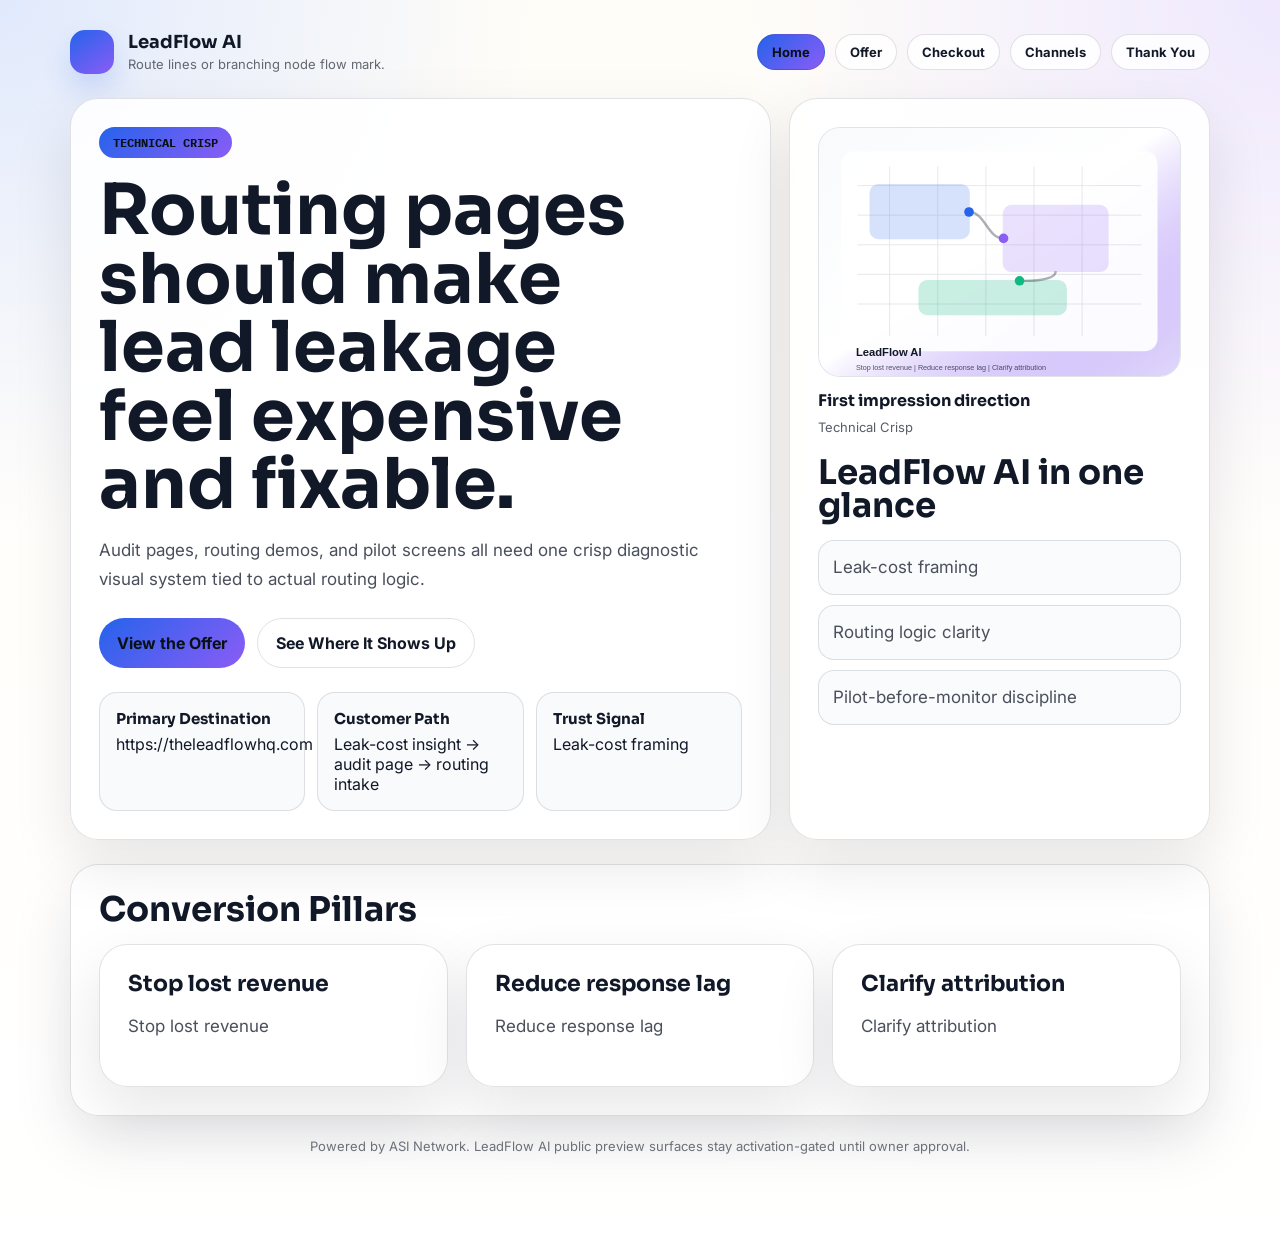
<file: index.html>
<!doctype html>
<html>
<head>
  <meta charset="utf-8" />
  <meta name="viewport" content="width=device-width, initial-scale=1" />
  <title>LeadFlow AI | Home</title>
  <link rel="preconnect" href="https://fonts.googleapis.com" /><link rel="preconnect" href="https://fonts.gstatic.com" crossorigin /><link href="https://fonts.googleapis.com/css2?family=Sora:wght@400;500;600;700;800&family=Inter:wght@400;500;600;700;800&family=IBM+Plex+Mono:wght@400;500;600;700;800&display=swap" rel="stylesheet" />
  <link rel="stylesheet" href="./styles.css" />
</head>
<body class="mode-technical">
  <main class="page">
    <header class="header">
      <a class="brand" href="./index.html">
        <span class="brand-mark"></span>
        <span class="brand-copy">
          <strong>LeadFlow AI</strong>
          <span>Route lines or branching node flow mark.</span>
        </span>
      </a>
      <nav class="nav">
        <a class='button primary' href='index.html'>Home</a>
        <a class='button ghost' href='offer.html'>Offer</a>
        <a class='button ghost' href='checkout.html'>Checkout</a>
        <a class='button ghost' href='channels.html'>Channels</a>
        <a class='button ghost' href='thank-you.html'>Thank You</a>
      </nav>
    </header>

    <section class="hero">
      <article class="hero-card">
        <div class="eyebrow">Technical Crisp</div>
        <h1>Routing pages should make lead leakage feel expensive and fixable.</h1>
        <p>Audit pages, routing demos, and pilot screens all need one crisp diagnostic visual system tied to actual routing logic.</p>
        <div class="actions">
          <a class="button primary" href="./offer.html">View the Offer</a>
          <a class="button ghost" href="./channels.html">See Where It Shows Up</a>
        </div>
        <div class="meta">
          <div class="meta-card">
            <strong>Primary Destination</strong>
            <span>https://theleadflowhq.com</span>
          </div>
          <div class="meta-card">
            <strong>Customer Path</strong>
            <span>Leak-cost insight -&gt; audit page -&gt; routing intake</span>
          </div>

          <div class="meta-card">
            <strong>Trust Signal</strong>
            <span>Leak-cost framing</span>
          </div>
        </div>
      </article>
      <aside class="visual-side">

      <figure class="visual-board visual-technical">
        <img class="visual-img" src="[data-uri]" alt="LeadFlow AI homepage visual system" loading="eager" />
        <figcaption>
          <strong>First impression direction</strong>
          <span>Technical Crisp</span>
        </figcaption>
      </figure>

        <h2>LeadFlow AI in one glance</h2>
        <ul class="proof-points"><li>Leak-cost framing</li><li>Routing logic clarity</li><li>Pilot-before-monitor discipline</li></ul>
      </aside>
    </section>
    <section class="panel" style="margin-top:24px;">
      <h2>Conversion Pillars</h2>
      <div class="grid-three" style="margin-top:18px;">
        <article class='offer-card'><h3>Stop lost revenue</h3><p>Stop lost revenue</p></article><article class='offer-card'><h3>Reduce response lag</h3><p>Reduce response lag</p></article><article class='offer-card'><h3>Clarify attribution</h3><p>Clarify attribution</p></article>
      </div>
    </section>

    <div class="footer-note">Powered by ASI Network. LeadFlow AI public preview surfaces stay activation-gated until owner approval.</div>
  </main>
</body>
</html>
</file>
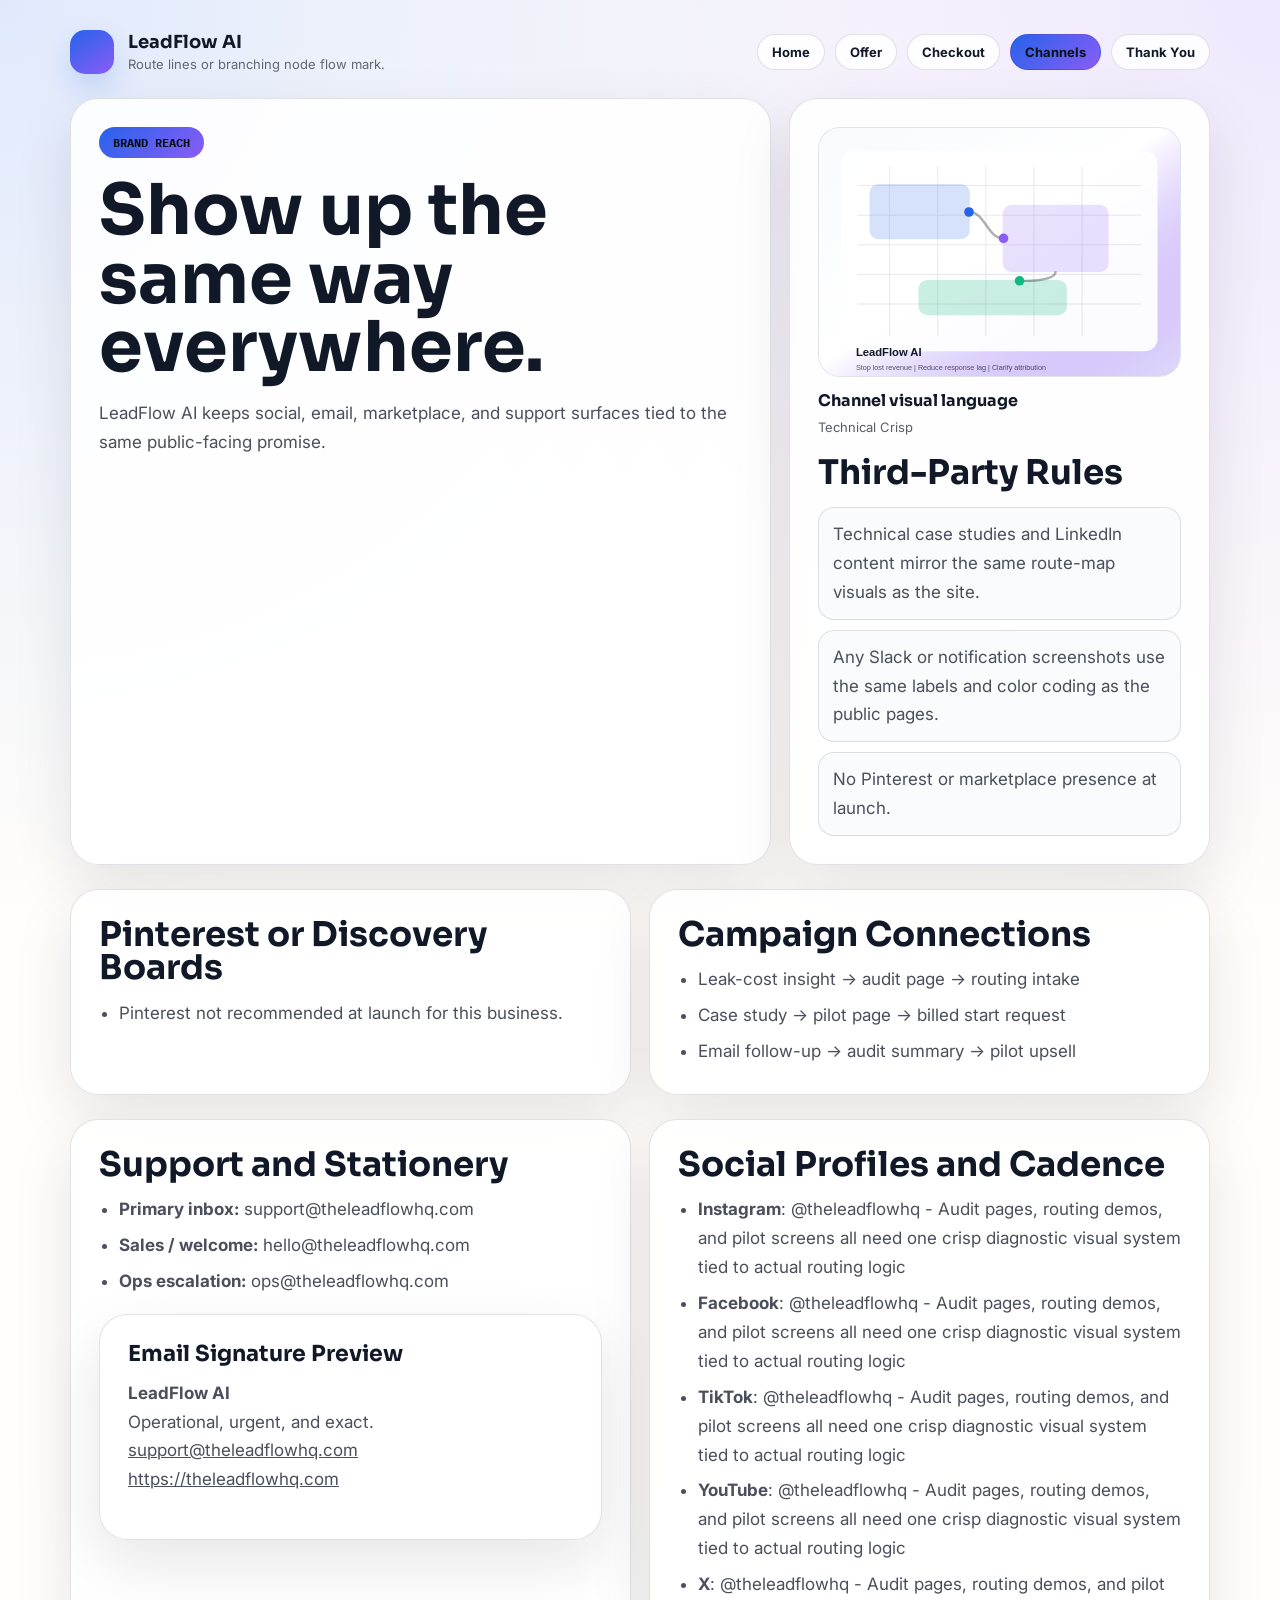
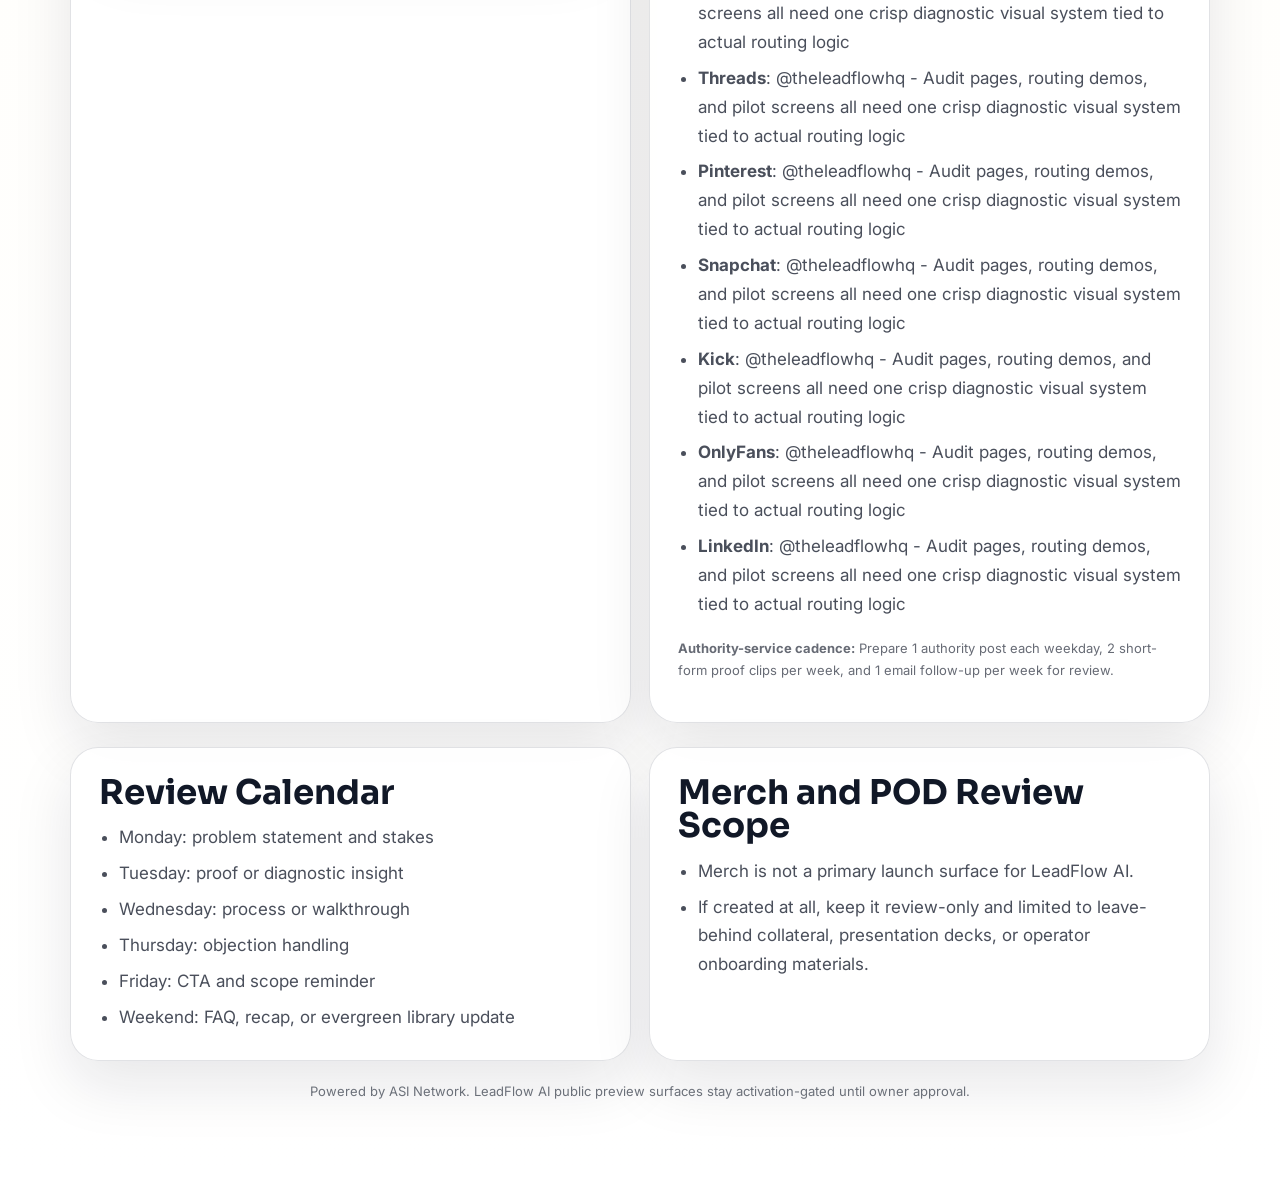
<file: channels.html>
<!doctype html>
<html>
<head>
  <meta charset="utf-8" />
  <meta name="viewport" content="width=device-width, initial-scale=1" />
  <title>LeadFlow AI | Channels</title>
  <link rel="preconnect" href="https://fonts.googleapis.com" /><link rel="preconnect" href="https://fonts.gstatic.com" crossorigin /><link href="https://fonts.googleapis.com/css2?family=Sora:wght@400;500;600;700;800&family=Inter:wght@400;500;600;700;800&family=IBM+Plex+Mono:wght@400;500;600;700;800&display=swap" rel="stylesheet" />
  <link rel="stylesheet" href="./styles.css" />
</head>
<body class="mode-technical">
  <main class="page">
    <header class="header">
      <a class="brand" href="./index.html">
        <span class="brand-mark"></span>
        <span class="brand-copy">
          <strong>LeadFlow AI</strong>
          <span>Route lines or branching node flow mark.</span>
        </span>
      </a>
      <nav class="nav">
        <a class='button ghost' href='index.html'>Home</a>
        <a class='button ghost' href='offer.html'>Offer</a>
        <a class='button ghost' href='checkout.html'>Checkout</a>
        <a class='button primary' href='channels.html'>Channels</a>
        <a class='button ghost' href='thank-you.html'>Thank You</a>
      </nav>
    </header>

    <section class="hero">
      <article class="hero-card">
        <div class="eyebrow">Brand Reach</div>
        <h1>Show up the same way everywhere.</h1>
        <p>LeadFlow AI keeps social, email, marketplace, and support surfaces tied to the same public-facing promise.</p>
      </article>
      <aside class="visual-side">

      <figure class="visual-board visual-technical">
        <img class="visual-img" src="[data-uri]" alt="LeadFlow AI channels visual system" loading="eager" />
        <figcaption>
          <strong>Channel visual language</strong>
          <span>Technical Crisp</span>
        </figcaption>
      </figure>

        <h2>Third-Party Rules</h2>
        <ul class="proof-points"><li>Technical case studies and LinkedIn content mirror the same route-map visuals as the site.</li><li>Any Slack or notification screenshots use the same labels and color coding as the public pages.</li><li>No Pinterest or marketplace presence at launch.</li></ul>
      </aside>
    </section>
    <section class="grid-two" style="margin-top:24px;">
      <section class="panel">
        <h2>Pinterest or Discovery Boards</h2>
        <ul><li>Pinterest not recommended at launch for this business.</li></ul>
      </section>
      <section class="panel">
        <h2>Campaign Connections</h2>
        <ul><li>Leak-cost insight -&gt; audit page -&gt; routing intake</li><li>Case study -&gt; pilot page -&gt; billed start request</li><li>Email follow-up -&gt; audit summary -&gt; pilot upsell</li></ul>
      </section>
    </section>
    <section class="grid-two" style="margin-top:24px;">
      <section class="panel">
        <h2>Support and Stationery</h2>
        <ul>
          <li><strong>Primary inbox:</strong> support@theleadflowhq.com</li>
          <li><strong>Sales / welcome:</strong> hello@theleadflowhq.com</li>
          <li><strong>Ops escalation:</strong> ops@theleadflowhq.com</li>
        </ul>
        <div class="offer-card" style="margin-top:18px;">
          <h3>Email Signature Preview</h3>
          <p style="margin-top:14px;"><strong>LeadFlow AI</strong><br />Operational, urgent, and exact.<br /><a href="mailto:support@theleadflowhq.com">support@theleadflowhq.com</a><br /><a href="https://theleadflowhq.com">https://theleadflowhq.com</a></p>
        </div>
      </section>
      <section class="panel">
        <h2>Social Profiles and Cadence</h2>
        <ul><li><strong>Instagram</strong>: @theleadflowhq - Audit pages, routing demos, and pilot screens all need one crisp diagnostic visual system tied to actual routing logic</li><li><strong>Facebook</strong>: @theleadflowhq - Audit pages, routing demos, and pilot screens all need one crisp diagnostic visual system tied to actual routing logic</li><li><strong>TikTok</strong>: @theleadflowhq - Audit pages, routing demos, and pilot screens all need one crisp diagnostic visual system tied to actual routing logic</li><li><strong>YouTube</strong>: @theleadflowhq - Audit pages, routing demos, and pilot screens all need one crisp diagnostic visual system tied to actual routing logic</li><li><strong>X</strong>: @theleadflowhq - Audit pages, routing demos, and pilot screens all need one crisp diagnostic visual system tied to actual routing logic</li><li><strong>Threads</strong>: @theleadflowhq - Audit pages, routing demos, and pilot screens all need one crisp diagnostic visual system tied to actual routing logic</li><li><strong>Pinterest</strong>: @theleadflowhq - Audit pages, routing demos, and pilot screens all need one crisp diagnostic visual system tied to actual routing logic</li><li><strong>Snapchat</strong>: @theleadflowhq - Audit pages, routing demos, and pilot screens all need one crisp diagnostic visual system tied to actual routing logic</li><li><strong>Kick</strong>: @theleadflowhq - Audit pages, routing demos, and pilot screens all need one crisp diagnostic visual system tied to actual routing logic</li><li><strong>OnlyFans</strong>: @theleadflowhq - Audit pages, routing demos, and pilot screens all need one crisp diagnostic visual system tied to actual routing logic</li><li><strong>LinkedIn</strong>: @theleadflowhq - Audit pages, routing demos, and pilot screens all need one crisp diagnostic visual system tied to actual routing logic</li></ul>
        <p class="micro" style="margin-top:18px;"><strong>Authority-service cadence:</strong> Prepare 1 authority post each weekday, 2 short-form proof clips per week, and 1 email follow-up per week for review.</p>
      </section>
    </section>
    <section class="grid-two" style="margin-top:24px;">
      <section class="panel">
        <h2>Review Calendar</h2>
        <ul><li>Monday: problem statement and stakes</li><li>Tuesday: proof or diagnostic insight</li><li>Wednesday: process or walkthrough</li><li>Thursday: objection handling</li><li>Friday: CTA and scope reminder</li><li>Weekend: FAQ, recap, or evergreen library update</li></ul>
      </section>
      <section class="panel">
        <h2>Merch and POD Review Scope</h2>
        <ul><li>Merch is not a primary launch surface for LeadFlow AI.</li><li>If created at all, keep it review-only and limited to leave-behind collateral, presentation decks, or operator onboarding materials.</li></ul>
      </section>
    </section>

    <div class="footer-note">Powered by ASI Network. LeadFlow AI public preview surfaces stay activation-gated until owner approval.</div>
  </main>
</body>
</html>
</file>
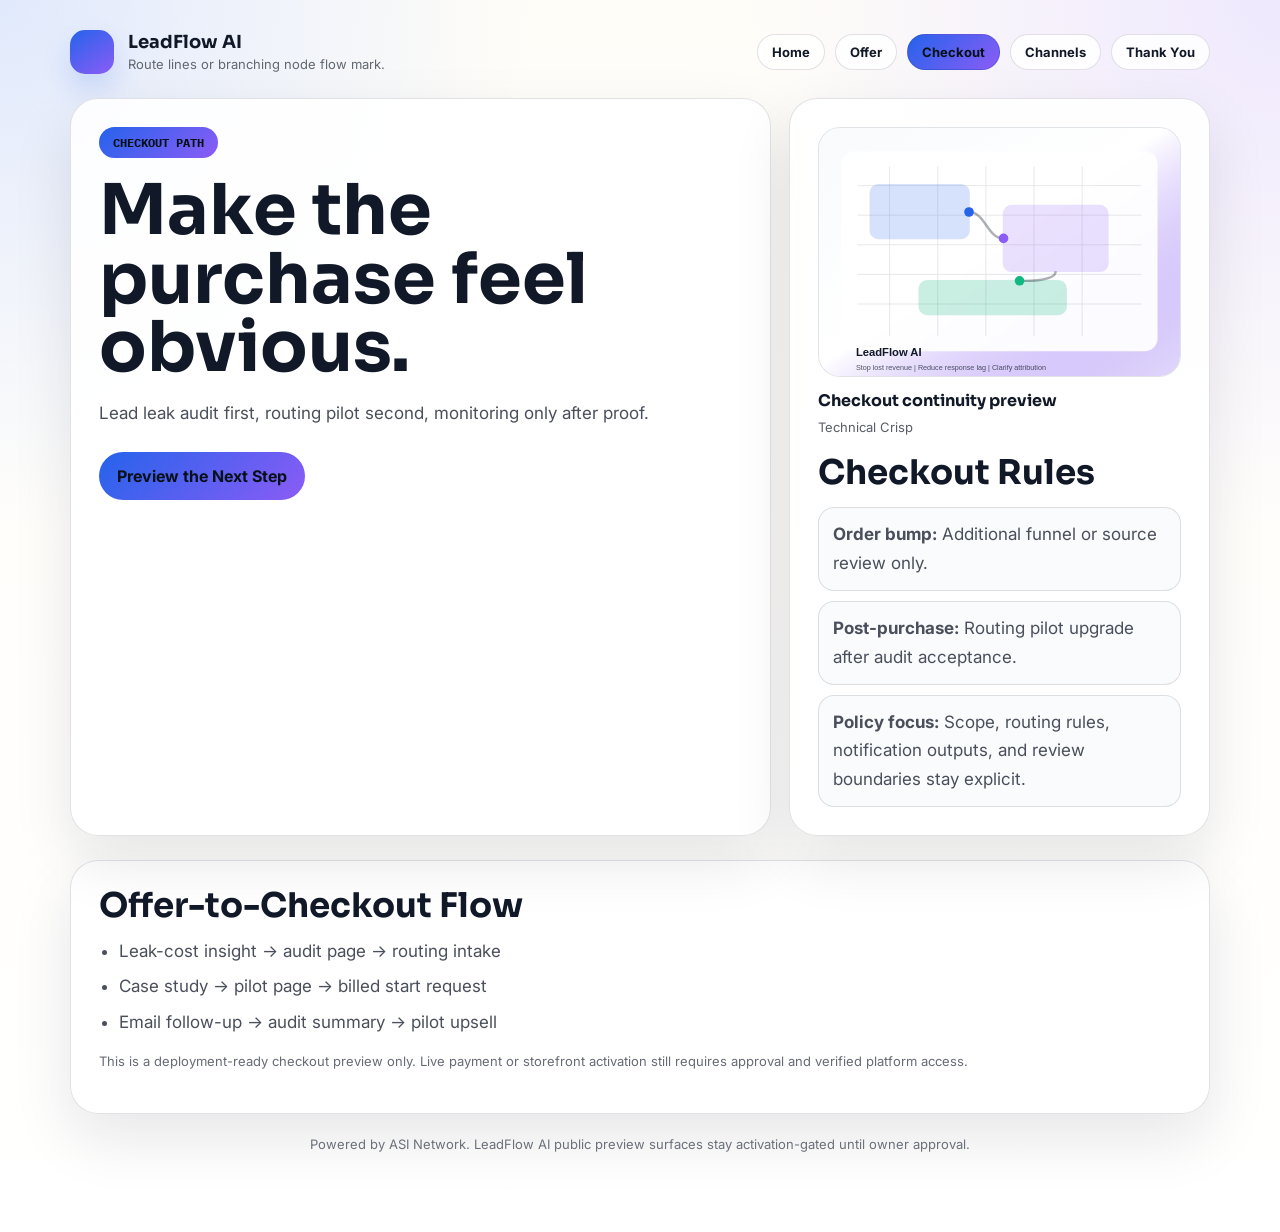
<file: checkout.html>
<!doctype html>
<html>
<head>
  <meta charset="utf-8" />
  <meta name="viewport" content="width=device-width, initial-scale=1" />
  <title>LeadFlow AI | Checkout</title>
  <link rel="preconnect" href="https://fonts.googleapis.com" /><link rel="preconnect" href="https://fonts.gstatic.com" crossorigin /><link href="https://fonts.googleapis.com/css2?family=Sora:wght@400;500;600;700;800&family=Inter:wght@400;500;600;700;800&family=IBM+Plex+Mono:wght@400;500;600;700;800&display=swap" rel="stylesheet" />
  <link rel="stylesheet" href="./styles.css" />
</head>
<body class="mode-technical">
  <main class="page">
    <header class="header">
      <a class="brand" href="./index.html">
        <span class="brand-mark"></span>
        <span class="brand-copy">
          <strong>LeadFlow AI</strong>
          <span>Route lines or branching node flow mark.</span>
        </span>
      </a>
      <nav class="nav">
        <a class='button ghost' href='index.html'>Home</a>
        <a class='button ghost' href='offer.html'>Offer</a>
        <a class='button primary' href='checkout.html'>Checkout</a>
        <a class='button ghost' href='channels.html'>Channels</a>
        <a class='button ghost' href='thank-you.html'>Thank You</a>
      </nav>
    </header>

    <section class="hero">
      <article class="hero-card">
        <div class="eyebrow">Checkout Path</div>
        <h1>Make the purchase feel obvious.</h1>
        <p>Lead leak audit first, routing pilot second, monitoring only after proof.</p>
        <div class="actions">
          <a class="button primary" href="./thank-you.html">Preview the Next Step</a>
        </div>
      </article>
      <aside class="visual-side">

      <figure class="visual-board visual-technical">
        <img class="visual-img" src="[data-uri]" alt="LeadFlow AI checkout visual system" loading="eager" />
        <figcaption>
          <strong>Checkout continuity preview</strong>
          <span>Technical Crisp</span>
        </figcaption>
      </figure>

        <h2>Checkout Rules</h2>
        <ul class="proof-points">
          <li><strong>Order bump:</strong> Additional funnel or source review only.</li>
          <li><strong>Post-purchase:</strong> Routing pilot upgrade after audit acceptance.</li>
          <li><strong>Policy focus:</strong> Scope, routing rules, notification outputs, and review boundaries stay explicit.</li>
        </ul>
      </aside>
    </section>
    <section class="panel" style="margin-top:24px;">
      <h2>Offer-to-Checkout Flow</h2>
      <ul><li>Leak-cost insight -&gt; audit page -&gt; routing intake</li><li>Case study -&gt; pilot page -&gt; billed start request</li><li>Email follow-up -&gt; audit summary -&gt; pilot upsell</li></ul>
      <p class="micro">This is a deployment-ready checkout preview only. Live payment or storefront activation still requires approval and verified platform access.</p>
    </section>

    <div class="footer-note">Powered by ASI Network. LeadFlow AI public preview surfaces stay activation-gated until owner approval.</div>
  </main>
</body>
</html>
</file>
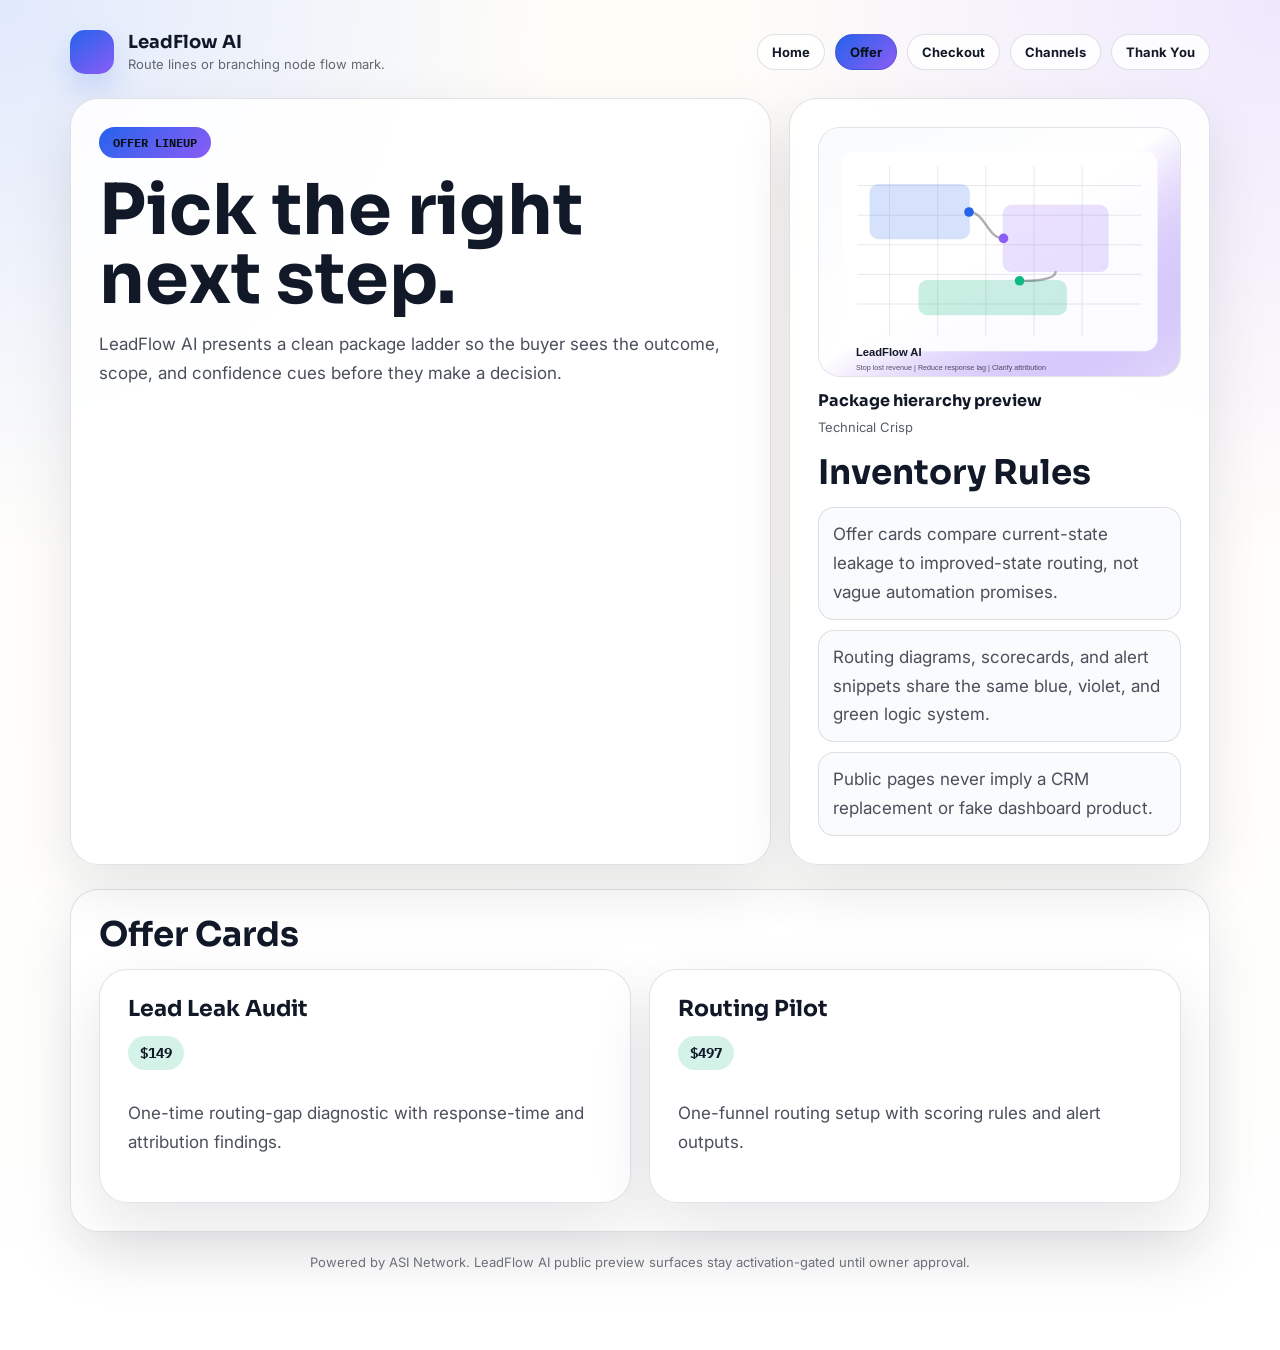
<file: offer.html>
<!doctype html>
<html>
<head>
  <meta charset="utf-8" />
  <meta name="viewport" content="width=device-width, initial-scale=1" />
  <title>LeadFlow AI | Offer</title>
  <link rel="preconnect" href="https://fonts.googleapis.com" /><link rel="preconnect" href="https://fonts.gstatic.com" crossorigin /><link href="https://fonts.googleapis.com/css2?family=Sora:wght@400;500;600;700;800&family=Inter:wght@400;500;600;700;800&family=IBM+Plex+Mono:wght@400;500;600;700;800&display=swap" rel="stylesheet" />
  <link rel="stylesheet" href="./styles.css" />
</head>
<body class="mode-technical">
  <main class="page">
    <header class="header">
      <a class="brand" href="./index.html">
        <span class="brand-mark"></span>
        <span class="brand-copy">
          <strong>LeadFlow AI</strong>
          <span>Route lines or branching node flow mark.</span>
        </span>
      </a>
      <nav class="nav">
        <a class='button ghost' href='index.html'>Home</a>
        <a class='button primary' href='offer.html'>Offer</a>
        <a class='button ghost' href='checkout.html'>Checkout</a>
        <a class='button ghost' href='channels.html'>Channels</a>
        <a class='button ghost' href='thank-you.html'>Thank You</a>
      </nav>
    </header>

    <section class="hero">
      <article class="hero-card">
        <div class="eyebrow">Offer Lineup</div>
        <h1>Pick the right next step.</h1>
        <p>LeadFlow AI presents a clean package ladder so the buyer sees the outcome, scope, and confidence cues before they make a decision.</p>
      </article>
      <aside class="visual-side">

      <figure class="visual-board visual-technical">
        <img class="visual-img" src="[data-uri]" alt="LeadFlow AI offer visual system" loading="eager" />
        <figcaption>
          <strong>Package hierarchy preview</strong>
          <span>Technical Crisp</span>
        </figcaption>
      </figure>

        <h2>Inventory Rules</h2>
        <ul class="proof-points"><li>Offer cards compare current-state leakage to improved-state routing, not vague automation promises.</li><li>Routing diagrams, scorecards, and alert snippets share the same blue, violet, and green logic system.</li><li>Public pages never imply a CRM replacement or fake dashboard product.</li></ul>
      </aside>
    </section>
    <section class="panel" style="margin-top:24px;">
      <h2>Offer Cards</h2>
      <div class="offer-grid" style="margin-top:18px;"><article class='offer-card'><h3>Lead Leak Audit</h3><div class='price'>$149</div><p>One-time routing-gap diagnostic with response-time and attribution findings.</p><ul></ul></article><article class='offer-card'><h3>Routing Pilot</h3><div class='price'>$497</div><p>One-funnel routing setup with scoring rules and alert outputs.</p><ul></ul></article></div>
    </section>

    <div class="footer-note">Powered by ASI Network. LeadFlow AI public preview surfaces stay activation-gated until owner approval.</div>
  </main>
</body>
</html>
</file>
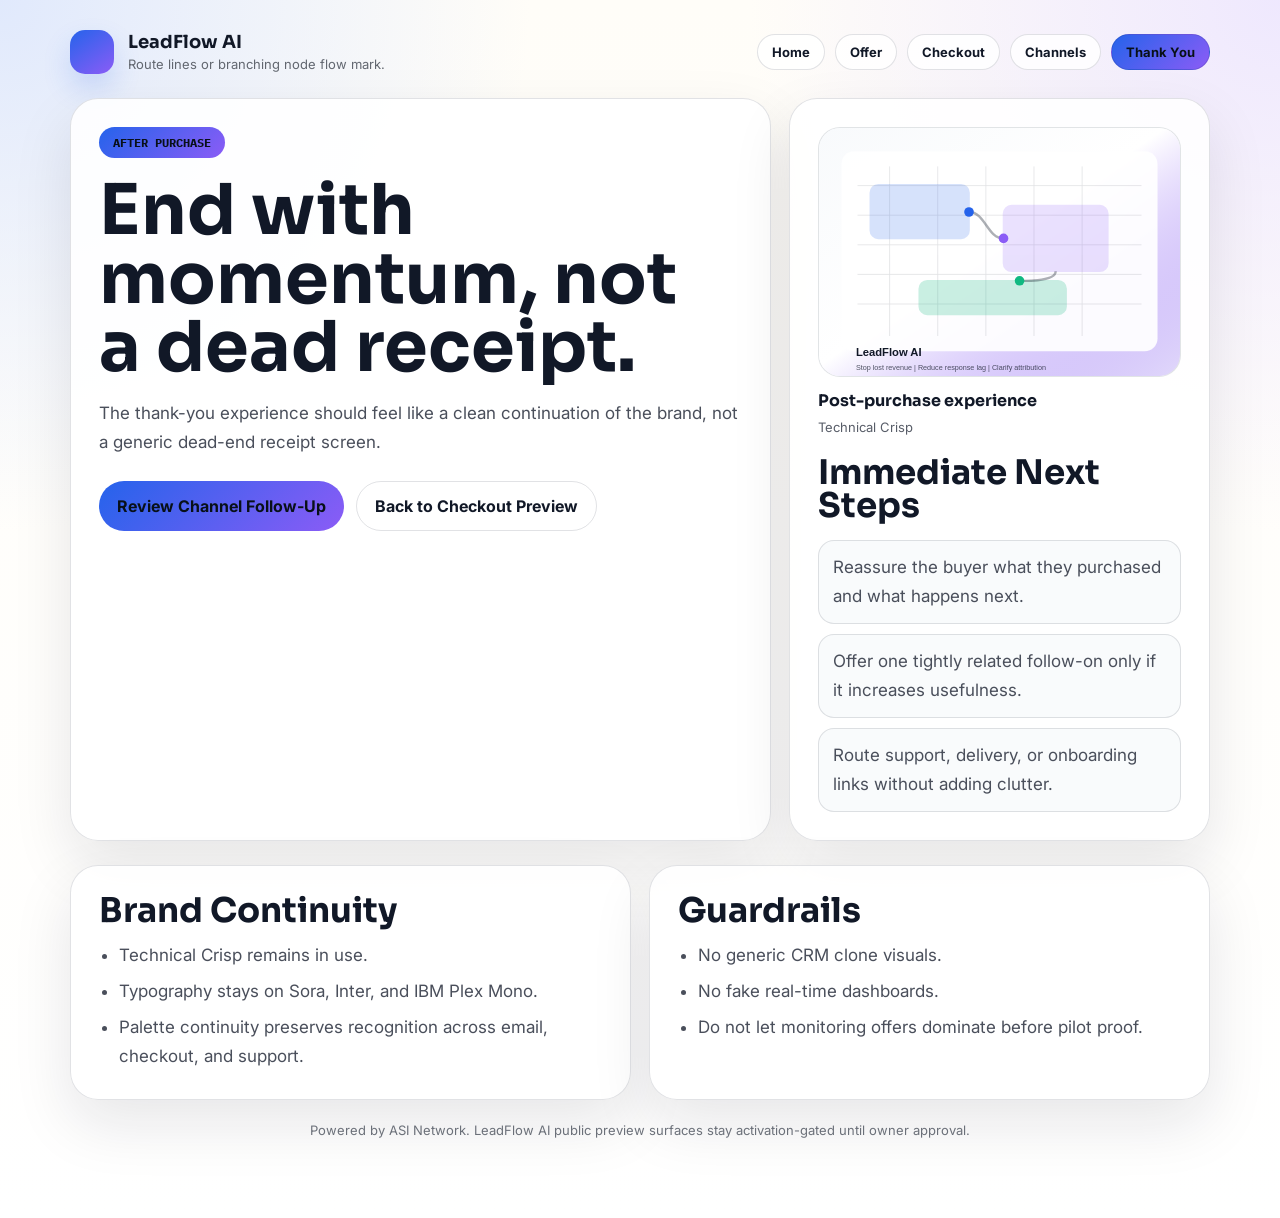
<file: thank-you.html>
<!doctype html>
<html>
<head>
  <meta charset="utf-8" />
  <meta name="viewport" content="width=device-width, initial-scale=1" />
  <title>LeadFlow AI | Thank You</title>
  <link rel="preconnect" href="https://fonts.googleapis.com" /><link rel="preconnect" href="https://fonts.gstatic.com" crossorigin /><link href="https://fonts.googleapis.com/css2?family=Sora:wght@400;500;600;700;800&family=Inter:wght@400;500;600;700;800&family=IBM+Plex+Mono:wght@400;500;600;700;800&display=swap" rel="stylesheet" />
  <link rel="stylesheet" href="./styles.css" />
</head>
<body class="mode-technical">
  <main class="page">
    <header class="header">
      <a class="brand" href="./index.html">
        <span class="brand-mark"></span>
        <span class="brand-copy">
          <strong>LeadFlow AI</strong>
          <span>Route lines or branching node flow mark.</span>
        </span>
      </a>
      <nav class="nav">
        <a class='button ghost' href='index.html'>Home</a>
        <a class='button ghost' href='offer.html'>Offer</a>
        <a class='button ghost' href='checkout.html'>Checkout</a>
        <a class='button ghost' href='channels.html'>Channels</a>
        <a class='button primary' href='thank-you.html'>Thank You</a>
      </nav>
    </header>

    <section class="hero">
      <article class="hero-card">
        <div class="eyebrow">After Purchase</div>
        <h1>End with momentum, not a dead receipt.</h1>
        <p>The thank-you experience should feel like a clean continuation of the brand, not a generic dead-end receipt screen.</p>
        <div class="actions">
          <a class="button primary" href="./channels.html">Review Channel Follow-Up</a>
          <a class="button ghost" href="./checkout.html">Back to Checkout Preview</a>
        </div>
      </article>
      <aside class="visual-side">

      <figure class="visual-board visual-technical">
        <img class="visual-img" src="[data-uri]" alt="LeadFlow AI thank you visual system" loading="eager" />
        <figcaption>
          <strong>Post-purchase experience</strong>
          <span>Technical Crisp</span>
        </figcaption>
      </figure>

        <h2>Immediate Next Steps</h2>
        <ul class="proof-points">
          <li>Reassure the buyer what they purchased and what happens next.</li>
          <li>Offer one tightly related follow-on only if it increases usefulness.</li>
          <li>Route support, delivery, or onboarding links without adding clutter.</li>
        </ul>
      </aside>
    </section>
    <section class="grid-two" style="margin-top:24px;">
      <section class="panel">
        <h2>Brand Continuity</h2>
        <ul>
          <li>Technical Crisp remains in use.</li>
          <li>Typography stays on Sora, Inter, and IBM Plex Mono.</li>
          <li>Palette continuity preserves recognition across email, checkout, and support.</li>
        </ul>
      </section>
      <section class="panel">
        <h2>Guardrails</h2>
        <ul><li>No generic CRM clone visuals.</li><li>No fake real-time dashboards.</li><li>Do not let monitoring offers dominate before pilot proof.</li></ul>
      </section>
    </section>

    <div class="footer-note">Powered by ASI Network. LeadFlow AI public preview surfaces stay activation-gated until owner approval.</div>
  </main>
</body>
</html>
</file>
<file: styles.css>
:root {
  --primary: #2563EB;
  --secondary: #8B5CF6;
  --accent: #10B981;
  --ink: #111827;
  --surface: #F8FAFC;
  --line: rgba(15, 23, 42, 0.12);
  --display: 'Sora', 'Avenir Next', 'Segoe UI', sans-serif;
  --body: 'Inter', 'Avenir Next', 'Segoe UI', sans-serif;
  --accent-font: 'IBM Plex Mono', 'Avenir Next', 'Segoe UI', sans-serif;
}
* { box-sizing: border-box; }
body {
  margin: 0;
  font-family: var(--body);
  color: var(--ink);
  background:
    radial-gradient(circle at 0% 0%, color-mix(in srgb, var(--primary) 14%, white), transparent 30%),
    radial-gradient(circle at 100% 0%, color-mix(in srgb, var(--secondary) 14%, white), transparent 30%),
    linear-gradient(180deg, #fffdf8, #ffffff);
}
body.mode-editorial {
  background:
    linear-gradient(180deg, color-mix(in srgb, var(--accent) 12%, white), transparent 26%),
    repeating-linear-gradient(90deg, rgba(15,23,42,.035) 0, rgba(15,23,42,.035) 1px, transparent 1px, transparent 92px),
    linear-gradient(180deg, #fffdf8, #ffffff);
}
body.mode-luxury {
  background:
    linear-gradient(180deg, color-mix(in srgb, var(--surface) 94%, white), #ffffff 70%),
    linear-gradient(90deg, color-mix(in srgb, var(--primary) 8%, white), transparent);
}
body.mode-motion {
  background:
    linear-gradient(135deg, color-mix(in srgb, var(--primary) 12%, white) 0 24%, transparent 24% 100%),
    linear-gradient(180deg, #fffdf8, #ffffff);
}
body.mode-human {
  background:
    linear-gradient(180deg, color-mix(in srgb, var(--accent) 10%, white), transparent 28%),
    linear-gradient(180deg, #fffdf8, #ffffff);
}
body.mode-urgent {
  background:
    linear-gradient(180deg, color-mix(in srgb, var(--primary) 9%, white), transparent 28%),
    linear-gradient(180deg, #f9fbff, #ffffff);
}
a { color: inherit; }
.page { max-width: 1180px; margin: 0 auto; padding: 24px 20px 80px; }
.header { display: flex; flex-wrap: wrap; align-items: center; justify-content: space-between; gap: 12px; padding: 6px 0 24px; }
.brand { display: flex; align-items: center; gap: 14px; text-decoration: none; }
.brand-mark { width: 44px; height: 44px; border-radius: 15px; background: linear-gradient(145deg, var(--primary), var(--secondary)); box-shadow: 0 14px 28px color-mix(in srgb, var(--primary) 18%, transparent); }
.brand-copy strong { display: block; font-family: var(--display); font-size: 18px; line-height: 1; }
.brand-copy span { display: block; margin-top: 5px; font-size: 13px; color: color-mix(in srgb, var(--ink) 66%, white); }
.nav { display: flex; flex-wrap: wrap; gap: 10px; }
.nav a { border: 1px solid var(--line); border-radius: 999px; padding: 9px 14px; text-decoration: none; font-size: 13px; background: rgba(255,255,255,0.84); }
.hero,
.grid-two,
.grid-three,
.offer-grid { display: grid; gap: 18px; }
.hero { grid-template-columns: minmax(0, 1.25fr) minmax(280px, 0.75fr); align-items: stretch; }
.grid-two { grid-template-columns: repeat(2, minmax(0, 1fr)); }
.grid-three { grid-template-columns: repeat(3, minmax(0, 1fr)); }
.offer-grid { grid-template-columns: repeat(auto-fit, minmax(240px, 1fr)); }
.panel,
.hero-card,
.offer-card,
.visual-side { border: 1px solid var(--line); border-radius: 28px; background: rgba(255,255,255,0.88); box-shadow: 0 24px 60px rgba(15,23,42,0.1); }
.hero-card,
.panel,
.offer-card,
.visual-side { padding: 28px; }
.eyebrow { display: inline-flex; border-radius: 999px; padding: 8px 14px; background: linear-gradient(135deg, var(--primary), var(--secondary)); color: #081018; font-family: var(--accent-font); font-size: 12px; font-weight: 700; letter-spacing: 0; text-transform: uppercase; }
h1, h2, h3 { margin: 0; font-family: var(--display); line-height: 0.98; letter-spacing: 0; }
h1 { margin-top: 18px; font-size: clamp(40px, 7vw, 70px); max-width: 11ch; }
h2 { font-size: clamp(24px, 4vw, 34px); }
h3 { font-size: 22px; }
p, li { color: color-mix(in srgb, var(--ink) 76%, white); line-height: 1.7; font-size: 17px; }
.actions { display: flex; flex-wrap: wrap; gap: 12px; margin-top: 24px; }
.button { display: inline-flex; align-items: center; justify-content: center; text-decoration: none; border-radius: 999px; padding: 14px 18px; font-weight: 700; }
.button.primary { background: linear-gradient(135deg, var(--primary), var(--secondary)); color: #081018; }
.button.ghost { border: 1px solid var(--line); }
.meta { display: grid; gap: 12px; grid-template-columns: repeat(3, minmax(0, 1fr)); margin-top: 24px; }
.meta-card { border-radius: 18px; padding: 16px; background: color-mix(in srgb, var(--surface) 92%, white); border: 1px solid var(--line); }
.meta-card strong { display: block; font-family: var(--display); font-size: 15px; margin-bottom: 6px; }
.price { display: inline-block; margin: 16px 0 12px; padding: 8px 12px; border-radius: 999px; background: color-mix(in srgb, var(--accent) 18%, white); font-family: var(--accent-font); font-size: 14px; font-weight: 700; letter-spacing: 0; text-transform: uppercase; }
.micro { font-size: 13px; color: color-mix(in srgb, var(--ink) 64%, white); }
.visual-side { display: grid; gap: 18px; align-content: start; }
.visual-board { margin: 0; }
.visual-img {
  display: block;
  width: 100%;
  aspect-ratio: 1.45;
  object-fit: cover;
  border-radius: 22px;
  border: 1px solid rgba(15, 23, 42, 0.1);
  background: color-mix(in srgb, var(--surface) 90%, white);
}
.visual-board figcaption {
  display: grid;
  gap: 5px;
  margin-top: 12px;
  color: color-mix(in srgb, var(--ink) 70%, white);
  font-size: 13px;
  line-height: 1.5;
}
.visual-board strong { color: var(--ink); font-family: var(--display); font-size: 16px; }
.proof-points { display: grid; gap: 10px; margin-top: 0; padding-left: 0; list-style: none; }
.proof-points li { margin: 0; padding: 12px 14px; border-radius: 16px; background: color-mix(in srgb, var(--surface) 90%, white); border: 1px solid var(--line); }
ul { margin: 14px 0 0; padding-left: 20px; }
li + li { margin-top: 7px; }
.footer-note { margin-top: 22px; font-size: 13px; text-align: center; color: color-mix(in srgb, var(--ink) 62%, white); }
@media (max-width: 960px) {
  .hero, .grid-two, .grid-three, .meta { grid-template-columns: 1fr; }
  h1 { max-width: none; }
}
@media (max-width: 720px) {
  .page { padding: 18px 16px 72px; }
  .hero-card, .panel, .offer-card, .visual-side { padding: 22px; border-radius: 24px; }
  .button { width: 100%; }
}
</file>
